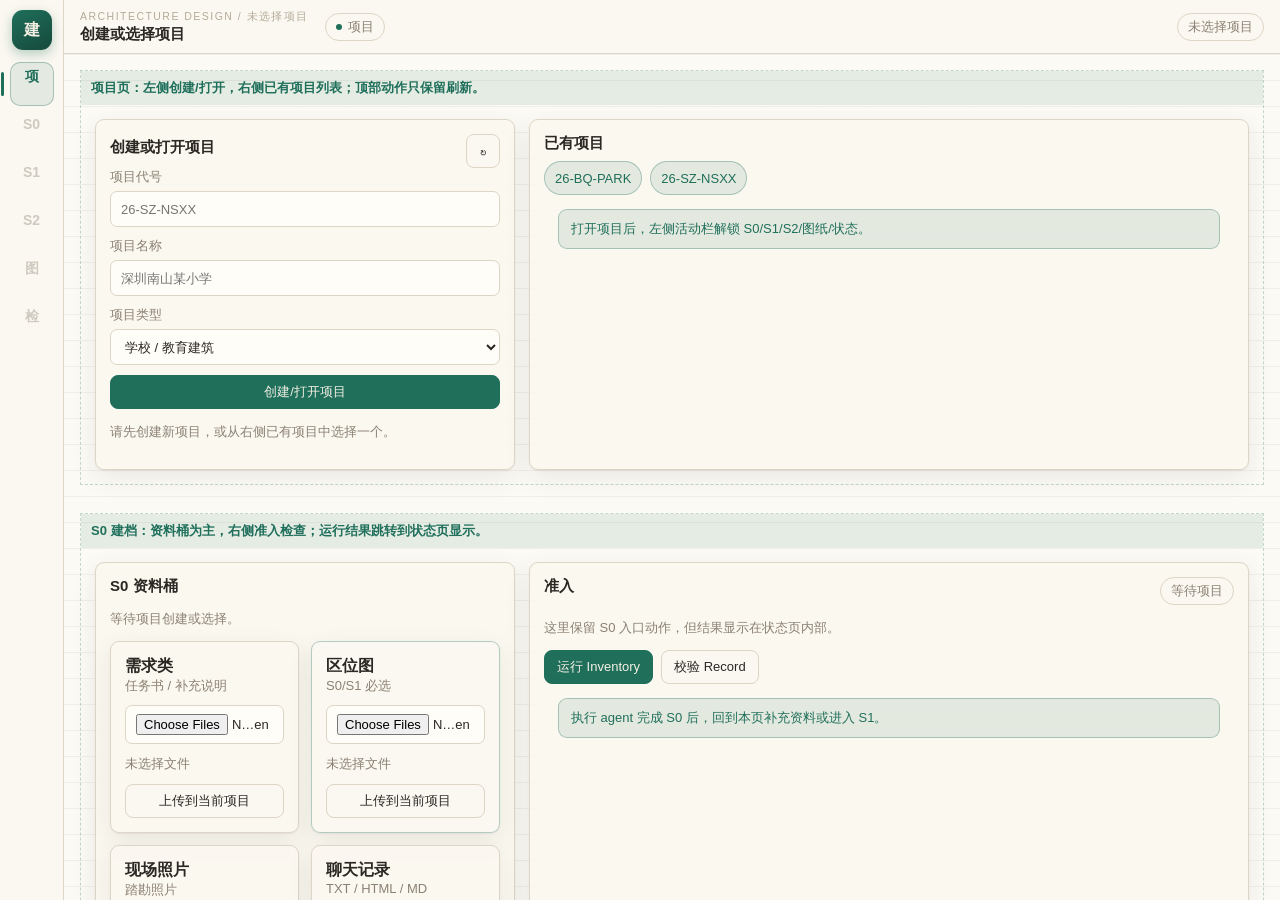
<file: docs/prototypes/whole_app_studio_text_prototype.html>
<!doctype html>
<html lang="zh-CN">
<head>
  <meta charset="utf-8">
  <meta name="viewport" content="width=device-width, initial-scale=1">
  <title>全 App Studio 化文本原型</title>
  <link rel="preconnect" href="https://fonts.googleapis.com">
  <link rel="preconnect" href="https://fonts.gstatic.com" crossorigin>
  <link href="https://fonts.googleapis.com/css2?family=IBM+Plex+Mono:wght@400;500;600&family=IBM+Plex+Sans+SC:wght@400;500;600;700&display=swap" rel="stylesheet">
  <style>
    :root{
      --paper:#efe9dc; --panel:#fbf8f1; --panel-2:#f3eee2;
      --ink:#2b2722; --muted:#8a8173; --faint:#b4ab99;
      --line:#ddd5c5; --line-soft:#e8e1d2;
      --accent:#1f6f5b; --accent-soft:rgba(31,111,91,.10); --accent-line:rgba(31,111,91,.32);
      --accent-2:#c2502f; --canvas:#fcfaf4; --grid:rgba(43,39,34,.055);
      --shadow:0 1px 2px rgba(43,39,34,.06),0 8px 26px rgba(43,39,34,.08);
      --shadow-pop:0 10px 34px rgba(43,39,34,.16);
      --act-w:64px; --top-h:54px; --r:9px;
    }
    *{box-sizing:border-box}
    body{margin:0;min-height:100vh;overflow:hidden;background:var(--paper);color:var(--ink);font-family:"IBM Plex Sans SC","Microsoft YaHei UI",sans-serif;font-size:13px}
    .mono{font-family:"IBM Plex Mono",Consolas,monospace}
    .studio-shell{height:100vh;width:100vw;display:grid;grid-template-columns:var(--act-w) 1fr;background:var(--panel)}
    .studio-act{height:100vh;background:var(--panel);border-right:1px solid var(--line);display:flex;flex-direction:column;align-items:center;padding:10px 0;gap:4px;z-index:30}
    .studio-logo{width:40px;height:40px;border:0;border-radius:11px;background:linear-gradient(150deg,var(--accent),#15493b);color:#f4efe4;font-weight:700;font-size:16px;display:grid;place-items:center;box-shadow:0 4px 12px rgba(31,111,91,.32);margin-bottom:8px}
    .studio-act-scroll{flex:1;display:flex;flex-direction:column;gap:4px;align-items:center;width:100%;overflow:auto}
    .stage-tab.studio-act-btn{position:relative;width:44px;height:44px;min-height:44px;padding:0;border-radius:10px;border:1px solid transparent;background:none;color:var(--muted);display:grid;place-items:center;cursor:pointer}
    .stage-tab.studio-act-btn b{font-size:0}
    .stage-tab.studio-act-btn .glyph{font-size:14px;font-weight:700}
    .stage-tab.studio-act-btn span:not(.glyph):not(.tip){display:none}
    .stage-tab.studio-act-btn.active,.stage-tab.studio-act-btn.ready:hover{background:var(--accent-soft);color:var(--accent);border-color:var(--accent-line)}
    .stage-tab.studio-act-btn.active::before{content:"";position:absolute;left:-10px;top:9px;bottom:9px;width:3px;border-radius:3px;background:var(--accent)}
    .stage-tab.studio-act-btn.locked{opacity:.38}
    .tip{position:absolute;left:54px;top:50%;transform:translateY(-50%);white-space:nowrap;background:var(--ink);color:#f6f1e7;padding:5px 9px;border-radius:7px;font-size:11.5px;font-weight:400;opacity:0;pointer-events:none;box-shadow:var(--shadow-pop)}
    .stage-tab:hover .tip{opacity:1}
    .studio-main{min-width:0;min-height:0;display:flex;flex-direction:column}
    .studio-top{height:var(--top-h);flex-shrink:0;background:var(--panel);border-bottom:1px solid var(--line);display:flex;align-items:center;gap:16px;padding:0 16px}
    .studio-title{display:flex;flex-direction:column;gap:1px;min-width:0}
    .studio-title .crumb{font-size:10.5px;letter-spacing:.14em;text-transform:uppercase;color:var(--faint)}
    .studio-title b{font-size:15px;font-weight:600}
    .studio-spacer{flex:1}
    .studio-badge,.status-pill,.gate{display:inline-flex;align-items:center;gap:6px;border:1px solid var(--line);background:var(--panel);height:28px;padding:0 10px;border-radius:999px;color:var(--muted);white-space:nowrap}
    .studio-badge::before{content:"";width:6px;height:6px;border-radius:50%;background:var(--accent)}
    .studio-pages{flex:1;min-width:0;min-height:0;overflow:auto;background:linear-gradient(var(--grid) 1px,transparent 1px) 0 0/26px 26px,var(--canvas);padding:16px}
    .studio-pages.workbench-active{padding:0;overflow:hidden}
    .page{display:block;margin:0 0 28px;padding:0;border:1px dashed rgba(31,111,91,.25)}
    .page[data-page="workbench"]{height:100%;min-height:0}
    .proto-label{margin:0;padding:8px 10px;background:rgba(31,111,91,.10);color:var(--accent);font-weight:700}
    .studio-page-grid{display:grid;grid-template-columns:minmax(320px,420px) minmax(0,1fr);gap:14px;padding:14px}
    .studio-page-grid.wide-left{grid-template-columns:minmax(520px,1.25fr) minmax(360px,.75fr)}
    .studio-page-grid.single{grid-template-columns:minmax(0,1120px)}
    .studio-card,.panel,.bucket,.result-panel,.spatial-box{border:1px solid var(--line);background:rgba(251,248,241,.94);border-radius:var(--r);box-shadow:var(--shadow);padding:14px}
    .studio-card h3,.panel h3{margin:0 0 8px;font-size:15px}
    .studio-card p,.bucket-state,.map-hint,.active-note{color:var(--muted);line-height:1.5}
    .form-grid{display:grid;gap:10px}
    label span{display:block;color:var(--muted);margin:0 0 5px}
    input,select,textarea{width:100%;min-height:36px;border:1px solid var(--line);border-radius:7px;background:#fffdf8;color:var(--ink);padding:8px 10px;font:inherit}
    button,.button-link{min-height:34px;border:1px solid var(--line);background:var(--panel);border-radius:8px;padding:0 12px;color:var(--ink);font:inherit;text-decoration:none;display:inline-flex;align-items:center;justify-content:center;gap:6px}
    .primary,.wb3-btn.primary{background:var(--accent);border-color:var(--accent);color:#f5f0e4}
    .icon-button{width:34px;padding:0}
    .project-list,.action-row,.inline-actions,.cad-preview-actions,.dirty-dialog-actions{display:flex;gap:8px;flex-wrap:wrap;align-items:center}
    .project-chip{border:1px solid var(--accent-line);background:var(--accent-soft);color:var(--accent);border-radius:999px;padding:6px 10px}
    .bucket{min-height:138px;display:grid;gap:10px}
    .bucket-grid{display:grid;grid-template-columns:repeat(2,minmax(0,1fr));gap:12px}
    .bucket-head b{display:block;font-size:16px}
    .bucket-head span{color:var(--muted)}
    .required{border-color:var(--accent-line)}
    .handoff-note,.stale-banner{border:1px solid var(--accent-line);background:var(--accent-soft);color:var(--accent);border-radius:var(--r);padding:10px 12px;margin:14px}
    .amap-panel{border:1px solid var(--line);border-radius:var(--r);background:var(--panel-2);padding:10px;display:grid;gap:8px}
    .amap-head,.box-head,.result-title{display:flex;justify-content:space-between;gap:8px;align-items:center}
    .amap-map{min-height:360px;border:1px solid var(--line);border-radius:var(--r);background:#fffdf8;display:grid;place-items:center;color:var(--muted);text-align:center;padding:20px}
    .s2-map-panel .amap-map{min-height:420px}
    .cad-preview-frame{min-height:440px;border:1px solid var(--line);border-radius:var(--r);background:#fffdf8;display:grid;place-items:center;color:var(--muted)}
    .cad-candidate-list,.control-list{display:grid;gap:8px}
    .control-item,.candidate-item,.summary-card{border:1px solid var(--line);border-radius:7px;background:#fffdf8;padding:9px}
    .result-grid{display:grid;grid-template-columns:repeat(2,minmax(0,1fr));gap:8px}
    .human-output{display:grid;gap:10px}
    pre{background:#151511;color:#f4ead5;padding:12px;border-radius:7px;white-space:pre-wrap}
    .wb3{height:100%;width:100%;min-height:0;display:grid;grid-template-columns:64px 1fr;background:var(--panel);overflow:hidden}
    .wb3-act{background:var(--panel);border-right:1px solid var(--line);display:flex;flex-direction:column;align-items:center;padding:10px 0;gap:4px}
    .wb3-logo,.wb3-act-btn{width:44px;height:44px;border-radius:10px;border:1px solid transparent;background:none;color:var(--muted)}
    .wb3-logo{width:40px;height:40px;background:linear-gradient(150deg,var(--accent),#15493b);color:#f4efe4;font-weight:700}
    .wb3-main{display:flex;flex-direction:column;min-width:0}
    .wb3-top{height:54px;border-bottom:1px solid var(--line);display:flex;align-items:center;gap:12px;padding:0 14px}
    .wb3-work{flex:1;display:grid;grid-template-columns:1fr 330px;min-height:0}
    .wb3-stage-wrap{position:relative;min-height:0;background:linear-gradient(var(--grid) 1px,transparent 1px) 0 0/26px 26px,var(--canvas)}
    .workbench-canvas{position:absolute;inset:0;border:0;overflow:auto}
    .workbench-stage{width:820px;height:474px;margin:68px auto;background:#fffdf8;border:1px solid var(--line);position:relative}
    .wb3-zoom,.wb3-dock,.workbench-status{position:absolute;z-index:4}
    .wb3-zoom{top:14px;right:14px;background:rgba(251,248,241,.92);border:1px solid var(--line);border-radius:11px;padding:4px}
    .wb3-dock{left:50%;bottom:18px;transform:translateX(-50%);background:rgba(43,39,34,.92);border-radius:13px;padding:6px}
    .wb3-dock button{color:#e9e3d6;background:none;border:0}
    .workbench-status{left:16px;bottom:20px;background:var(--panel);border:1px solid var(--line);border-radius:8px;padding:8px}
    .wb3-insp{border-left:1px solid var(--line);background:var(--panel);overflow:auto}
    .wb3-insp-head{height:38px;border-bottom:1px solid var(--line-soft);padding:11px 14px;color:var(--faint);font-size:11px;letter-spacing:.12em}
    .wb3-sect{border-bottom:1px solid var(--line-soft)}
    .wb3-sect-h{width:100%;border:0;background:none;padding:11px 14px;justify-content:space-between}
    .wb3-sect-c{padding:0 14px 14px}
    @media(max-width:920px){
      .studio-shell{grid-template-columns:52px 1fr}
      .studio-page-grid,.studio-page-grid.wide-left,.bucket-grid,.result-grid{grid-template-columns:1fr}
      .studio-top{gap:8px;padding:0 10px}
      .studio-badge{display:none}
    }
  </style>
</head>
<body>
  <main class="studio-shell">
    <nav class="studio-act" aria-label="主导航">
      <button class="studio-logo" type="button" title="Architecture Design">建</button>
      <div class="studio-act-scroll">
        <button class="stage-tab studio-act-btn active" id="tabProject" data-page="project" type="button"><span class="glyph">项</span><b>项目</b><span>创建 / 选择</span><span class="tip">项目 · 创建 / 选择</span></button>
        <button class="stage-tab studio-act-btn locked" id="tabS0" data-page="s0" type="button"><span class="glyph">S0</span><b>S0 建档</b><span>资料投递 / 准入</span><span class="tip">S0 建档 · 资料投递 / 准入</span></button>
        <button class="stage-tab studio-act-btn locked" id="tabS1" data-page="s1" type="button"><span class="glyph">S1</span><b>S1 区位</b><span>高德中心点 / 区位图</span><span class="tip">S1 区位 · 高德中心点 / 区位图</span></button>
        <button class="stage-tab studio-act-btn locked" id="tabS2" data-page="s2" type="button"><span class="glyph">S2</span><b>S2 地形</b><span>DWG / 控制点</span><span class="tip">S2 地形 · DWG / 控制点</span></button>
        <button class="stage-tab studio-act-btn locked" id="tabWorkbench" data-page="workbench" type="button"><span class="glyph">图</span><b>图纸</b><span>图纸工作台</span><span class="tip">图纸 · 工作台</span></button>
        <button class="stage-tab studio-act-btn locked" id="tabStatus" data-page="status" type="button"><span class="glyph">检</span><b>状态</b><span>Inventory / Validate</span><span class="tip">状态 · Inventory / Validate</span></button>
      </div>
    </nav>

    <section class="studio-main">
      <header class="studio-top">
        <div class="studio-title">
          <span class="crumb" id="studioCrumb">Architecture Design / 未选择项目</span>
          <b id="studioTitle">创建或选择项目</b>
        </div>
        <span class="studio-badge" id="studioPageBadge">项目</span>
        <span class="studio-spacer"></span>
        <div class="status-pill" id="activeProject">未选择项目</div>
      </header>

      <section class="studio-pages page-shell">
        <section class="page active" data-page="project">
          <p class="proto-label">项目页：左侧创建/打开，右侧已有项目列表；顶部动作只保留刷新。</p>
          <div class="studio-page-grid">
            <section class="studio-card">
              <div class="amap-head"><h3>创建或打开项目</h3><button id="refreshProjects" class="icon-button" title="刷新项目">↻</button></div>
              <div class="form-grid">
                <label><span>项目代号</span><input id="projectCode" placeholder="26-SZ-NSXX" autocomplete="off"></label>
                <label><span>项目名称</span><input id="projectName" placeholder="深圳南山某小学" autocomplete="off"></label>
                <label><span>项目类型</span><select id="projectType">
                  <option value="school">学校 / 教育建筑</option><option value="residential">住宅</option><option value="commercial">商业 / 办公</option><option value="park">公园 / 景观</option><option value="street_scape">街角 / 街道更新</option><option value="renovation">改造 / 更新</option><option value="hospital">医院 / 医疗</option><option value="cultural">文化建筑</option><option value="industrial">产业 / 工业</option><option value="cultural_tourism">文旅 / 多节点项目</option><option value="unknown">暂不确定</option>
                </select></label>
                <button id="createProject" class="primary">创建/打开项目</button>
              </div>
              <p class="active-note" id="projectHint">请先创建新项目，或从右侧已有项目中选择一个。</p>
            </section>
            <section class="studio-card">
              <h3>已有项目</h3>
              <div class="project-list" id="projectList"><button class="project-chip">26-BQ-PARK</button><button class="project-chip">26-SZ-NSXX</button></div>
              <div class="handoff-note">打开项目后，左侧活动栏解锁 S0/S1/S2/图纸/状态。</div>
            </section>
          </div>
        </section>

        <section class="page" data-page="s0">
          <p class="proto-label">S0 建档：资料桶为主，右侧准入检查；运行结果跳转到状态页显示。</p>
          <div class="studio-page-grid">
            <section class="studio-card">
              <h3>S0 资料桶</h3>
              <p id="s0Hint">等待项目创建或选择。</p>
              <div class="bucket-grid">
                <article class="bucket" data-bucket="briefing"><div class="bucket-head"><b>需求类</b><span>任务书 / 补充说明</span></div><input type="file" multiple><div class="bucket-state">未选择文件</div><button>上传到当前项目</button></article>
                <article class="bucket required" data-bucket="location_map"><div class="bucket-head"><b>区位图</b><span>S0/S1 必选</span></div><input type="file" accept=".png,.jpg,.jpeg,.pdf" multiple><div class="bucket-state">未选择文件</div><button>上传到当前项目</button></article>
                <article class="bucket" data-bucket="site_photo"><div class="bucket-head"><b>现场照片</b><span>踏勘照片</span></div><input type="file" accept=".jpg,.jpeg,.png,.heic" multiple><div class="bucket-state">未选择文件</div><button>上传到当前项目</button></article>
                <article class="bucket" data-bucket="chat"><div class="bucket-head"><b>聊天记录</b><span>TXT / HTML / MD</span></div><input type="file" accept=".txt,.html,.md" multiple><div class="bucket-state">未选择文件</div><button>上传到当前项目</button></article>
                <article class="bucket" data-bucket="reference"><div class="bucket-head"><b>参考案例</b><span>图片 / PDF / MD</span></div><input type="file" multiple><div class="bucket-state">未选择文件</div><button>上传到当前项目</button></article>
              </div>
            </section>
            <aside class="studio-card">
              <div class="amap-head"><h3>准入</h3><div class="gate" id="gateStatus">等待项目</div></div>
              <p>这里保留 S0 入口动作，但结果显示在状态页内部。</p>
              <div class="action-row"><button id="runInventory" class="primary">运行 Inventory</button><button id="runValidate">校验 Record</button></div>
              <div class="handoff-note">执行 agent 完成 S0 后，回到本页补充资料或进入 S1。</div>
            </aside>
          </div>
        </section>

        <section class="page" data-page="s1">
          <p class="proto-label">S1 区位：左侧中心点与上传，右侧高德地图占据主面积，地图容器必须有稳定高度。</p>
          <div class="studio-page-grid">
            <aside class="studio-card">
              <div class="amap-head"><h3>地块中心点</h3><span id="amapStatus">等待项目</span></div>
              <label><span>高德坐标（GCJ-02）</span><input id="centerLocation" placeholder="94.032582,31.92547" autocomplete="off"></label>
              <div class="inline-actions"><button id="checkAmap">检查高德 Key</button><button id="saveCenter" class="primary">生成 S1 高德上下文</button></div>
              <article class="bucket required" data-bucket="location_map"><div class="bucket-head"><b>区位图补充</b><span>S1 视觉路由输入</span></div><input type="file" accept=".png,.jpg,.jpeg,.pdf" multiple><div class="bucket-state">未选择文件</div><button>上传到当前项目</button></article>
              <a class="button-link" href="https://lbs.amap.com/tools/picker?utm_source=chatgpt.com" target="_blank" rel="noreferrer">打开高德拾取器</a>
            </aside>
            <section class="amap-panel" id="s1AmapPanel">
              <div class="amap-head"><b>内嵌高德地图</b><span id="s1AmapStatus">等待中心点</span></div>
              <div class="amap-map" id="s1AmapMap"><div class="map-empty">输入或加载中心点后显示地图；外部拾取器仍可作为备用。</div></div>
              <p class="map-hint" id="s1AmapHint">点击地图会把 GCJ-02 坐标写入上方中心点输入框。</p>
            </section>
          </div>
          <div class="handoff-note">S1 输入完成后，回到对话里说“执行 S1”。</div>
        </section>

        <section class="page" data-page="s2">
          <p class="proto-label">S2 地形：CAD 预览与候选点为主，右侧地图拾取和控制点保存固定在同一列。</p>
          <div class="s2-upload-row" style="padding:14px 14px 0">
            <article class="bucket" data-bucket="topography"><div class="bucket-head"><b>地形图 / 红线图</b><span>DWG / DXF / PDF</span></div><input type="file" multiple><div class="bucket-state">未选择文件</div><button>上传到当前项目</button></article>
          </div>
          <div class="stale-banner" id="controlPointStaleBanner" hidden>旧控制点与当前 CAD 候选集不匹配。</div>
          <div class="studio-page-grid wide-left">
            <section class="studio-card cad-preview-panel">
              <div class="box-head">
                <div><h3>CAD 地形图与候选控制点</h3><span id="cadPreviewStatus">尚未生成 CAD 预览</span></div>
                <div class="cad-preview-actions"><div class="cad-zoom-controls" aria-label="CAD 预览缩放"><button id="cadZoomOut" type="button">−</button><button id="cadZoomReset" type="button">100%</button><button id="cadZoomIn" type="button">+</button></div><button id="runCadPreview" class="primary">生成 CAD 预览</button></div>
              </div>
              <div class="cad-preview-layout">
                <div class="cad-preview-frame" id="cadPreviewFrame">CAD SVG 预览，滚动/缩放，不裁切。</div>
                <div class="cad-candidate-list" id="cadCandidateList"><div class="candidate-item">候选 CAD 控制点会显示在这里。</div></div>
              </div>
            </section>
            <aside class="spatial-box s2-control-panel">
              <div class="amap-panel s2-map-panel" id="s2AmapPanel">
                <div class="amap-head"><b>地图拾取</b><span id="s2AmapStatus">等待候选点</span></div>
                <div class="active-candidate" id="s2ActiveCandidate">先在左侧候选点点击“地图拾取”。</div>
                <div class="amap-map" id="s2AmapMap"><div class="map-empty">地图会从 S1 中心点启动；不会使用默认城市。</div></div>
                <p class="map-hint" id="s2AmapHint">点击地图后会把 GCJ-02 坐标写入当前 CAD 候选点并加入控制点列表。</p>
                <a class="map-fallback" href="https://lbs.amap.com/tools/picker?utm_source=chatgpt.com" target="_blank" rel="noreferrer">外部高德拾取器备用</a>
              </div>
              <div class="box-head"><b>已选地图点 ↔ CAD 点</b><span id="controlStatus">0 个控制点</span></div>
              <div class="control-list" id="controlList"><div class="control-item">控制点列表为空。</div></div>
              <div class="alignment-panel" id="alignmentPanel"><b>配准检查</b><p>加入至少 3 个点后自动检查。</p></div>
              <div class="inline-actions"><span class="save-hint">保存后写入项目文件</span><button id="saveControlPoints" class="primary">保存控制点与配准报告</button></div>
            </aside>
          </div>
        </section>

        <section class="page" data-page="workbench">
          <p class="proto-label">图纸工作台：全局活动栏仍在最左；工作台内部保留第二级图纸类型栏，现有 v3 不回退。</p>
          <div class="wb3" id="drawingWorkbench">
            <nav class="wb3-act">
              <button class="wb3-logo" id="wbHome" type="button" title="返回项目">建</button>
              <div class="wb3-act-scroll" id="drawingTabs" role="tablist" aria-label="技术图纸类型"></div>
              <input id="drawingType" type="hidden" value="functional_zoning">
              <div class="wb3-act-sep"></div>
              <div class="wb3-basewrap">
                <button class="wb3-act-btn" id="toggleBasePanel" type="button" aria-expanded="false" title="底图设置">▦</button>
                <div class="wb3-pop" id="basePanel" hidden>
                  <h5>底图设置</h5>
                  <label>底图路径<input id="baseImagePath" type="text" value="05_output/drawings/base/master_plan.jpg" autocomplete="off"></label>
                  <label>上传底图<input id="baseImageFile" type="file" accept=".jpg,.jpeg,.png"></label>
                  <button id="uploadBaseImage" class="wb3-btn">上传底图</button>
                </div>
              </div>
            </nav>
            <div class="wb3-main">
              <header class="wb3-top">
                <div class="wb3-title"><span class="crumb" id="wbCrumb">26-BQ-PARK</span><b><span id="drawingWorkspaceTitle">功能分区工作台</span> <span class="wb3-badge workspace-state enabled" id="drawingWorkspaceState">可编辑</span></b></div>
                <span class="studio-spacer"></span>
                <button class="wb3-btn" id="workbenchLoad" type="button">加载图纸</button><button class="wb3-btn primary" id="workbenchSave" type="button">保存草图</button><span class="wb3-topdiv"></span><button class="wb3-btn wb3-iconbtn on" id="toggleInspector" type="button" title="检查器面板">▭</button>
              </header>
              <div class="wb3-work" id="workbenchLayout">
                <div class="wb3-stage-wrap">
                  <div class="workbench-canvas" id="workbenchCanvas"><div class="workbench-stage" id="workbenchStage"><img id="baseImage" alt="底图"><svg id="sketchOverlay" viewBox="0 0 1 1" preserveAspectRatio="none"></svg><div class="workbench-empty" id="workbenchEmpty">请先选择项目，再加载底图。</div></div></div>
                  <div class="wb3-zoom"><button id="canvasZoomOut" type="button">−</button><button class="wb3-zoomval" id="canvasZoomReset" type="button">100%</button><button id="canvasZoomIn" type="button">+</button><span class="wb3-zoomhint">Ctrl+滚轮</span></div>
                  <div class="wb3-dock"><button class="key" id="finishObject" type="button">完成分区</button><span class="wb3-dockdiv"></span><button id="undoPoint" type="button">撤销</button><button id="redoAction" type="button">重做</button><span class="wb3-dockdiv"></span><button id="deleteObject" type="button">删除选中</button><button id="clearDraft" type="button">清空草图</button></div>
                  <div class="workbench-status" id="workbenchStatus" role="status" aria-live="polite">状态 toast 位于画布左下。</div>
                </div>
                <aside class="wb3-insp" id="workbenchInspector">
                  <div class="wb3-insp-head"><span>检查器</span></div>
                  <div class="wb3-insp-body">
                    <section class="wb3-sect open" data-sect="style"><button class="wb3-sect-h" type="button"><b>风格 <span class="tag">作用于新建/选中</span></b><span class="chev">▸</span></button><div class="wb3-sect-c"><div class="drawing-specific-tools" id="drawingSpecificTools"></div></div></section>
                    <section class="wb3-sect open" data-sect="legend"><button class="wb3-sect-h" type="button"><b>图例预览 <span class="tag">按样式合并</span></b><span class="chev">▸</span></button><div class="wb3-sect-c"><div id="zoneLegendPreview"></div></div></section>
                    <section class="wb3-sect open" data-sect="objects"><button class="wb3-sect-h" type="button"><b>对象明细</b><span class="chev">▸</span></button><div class="wb3-sect-c"><div id="objectList" class="object-list"></div></div></section>
                    <section class="wb3-sect" data-sect="export"><button class="wb3-sect-h" type="button"><b>出图工作流</b><span class="chev">▸</span></button><div class="wb3-sect-c"><textarea id="taskUserNotes" rows="2" placeholder="给 agent 的说明"></textarea><div class="wb3-flowrow"><span class="wb3-flowstat" id="taskPackStatus">尚未生成 task_pack。</span><span class="wb3-flowstat" id="svgDraftStatus">等待 agent 生成。</span></div><object id="svgDraftPreview" type="image/svg+xml" data="" hidden></object><div class="wb3-flowbtns"><button id="exportDrawing" class="wb3-btn" disabled>导出 PNG/PDF</button><button id="sendToAgent" class="wb3-btn primary">发给 agent 出图</button></div></div></section>
                  </div>
                </aside>
              </div>
            </div>
            <div class="style-strip" id="styleStrip" hidden>当前风格：未加载</div><p class="eyebrow" id="drawingWorkspaceDescription" hidden>标注功能区边界、名称和必要标签。</p><div class="planned-workspace" id="plannedWorkspace" hidden><b id="plannedTitle">该图纸工作台待设计</b><p id="plannedDescription">请在对话中定义该图纸的对象类型、输入方式和输出目标后再启用。</p></div><div class="dirty-dialog" id="dirtyDialog" hidden role="dialog" aria-modal="true" aria-labelledby="dirtyDialogTitle"><div class="dirty-dialog-panel"><b id="dirtyDialogTitle">当前图纸有未保存修改</b><p>切换图纸前，请选择如何处理当前草图。</p><div class="dirty-dialog-actions"><button id="dirtySaveSwitch" class="primary">保存并切换</button><button id="dirtyDiscardSwitch">丢弃并切换</button><button id="dirtyCancelSwitch">取消</button></div></div></div>
          </div>
        </section>

        <section class="page" data-page="status">
          <p class="proto-label">状态页：Inventory / Validate 的唯一输出归宿，#output/#resultHint 只在这里显示。</p>
          <div class="studio-page-grid single">
            <section class="studio-card">
              <div class="amap-head"><h3>项目检查</h3><div class="gate" id="statusGate">等待项目</div></div>
              <div class="action-row"><button id="runInventoryStatus" class="primary">运行 Inventory</button><button id="runValidateStatus">校验 Record</button></div>
            </section>
            <section class="result-panel">
              <div class="result-title"><b>运行结果</b><span id="resultHint">准备就绪</span></div>
              <div id="output" class="human-output"><div class="summary-card">准备就绪。</div></div>
            </section>
          </div>
        </section>
      </section>
    </section>
  </main>
</body>
</html>
</file>
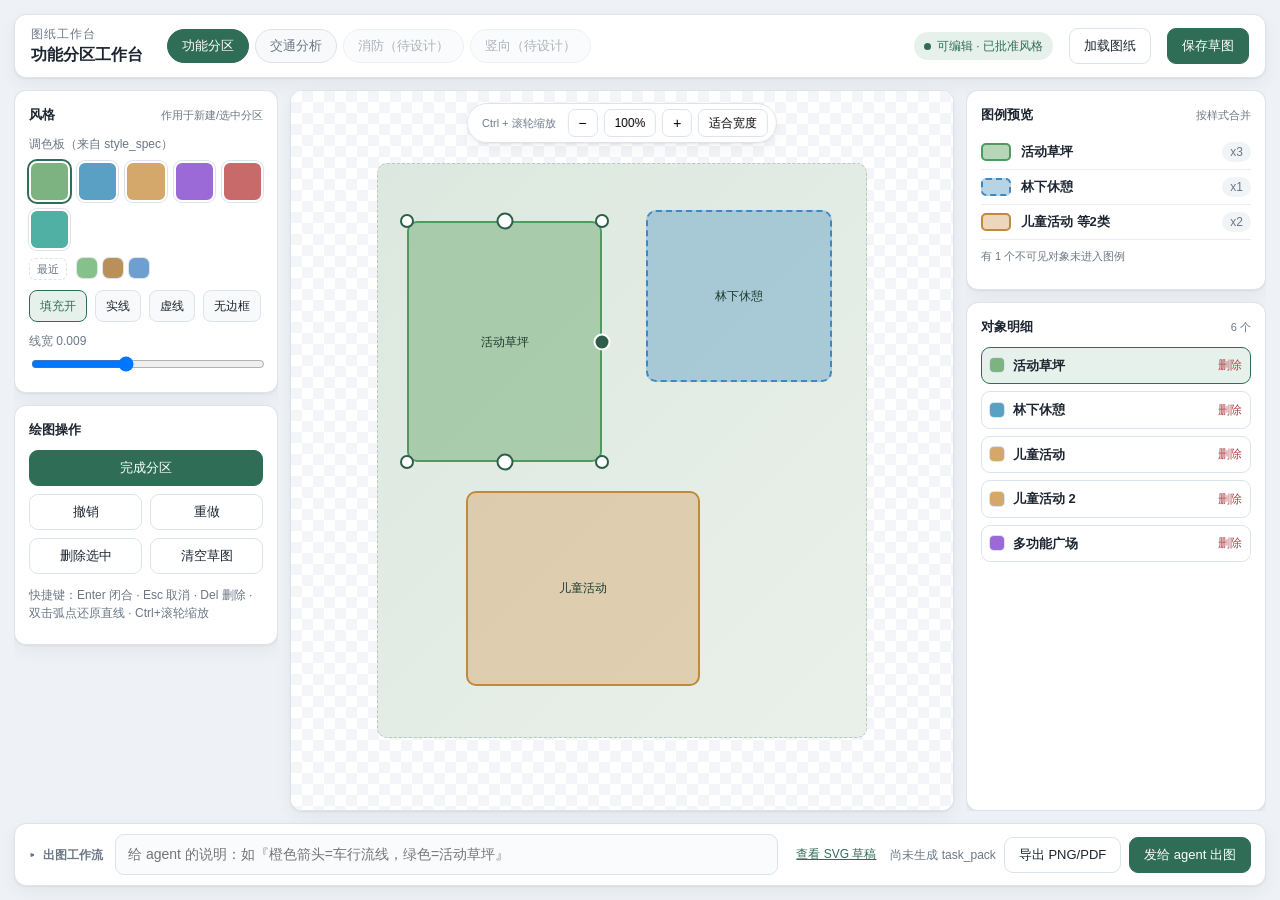
<file: docs/prototypes/workbench_layout_v2.html>
<!doctype html>
<html lang="zh-CN">
<head>
<meta charset="utf-8">
<meta name="viewport" content="width=device-width, initial-scale=1">
<title>图纸工作台 · 排版原型 v2</title>
<style>
  :root{
    --bg:#eef1f5; --panel:#ffffff; --ink:#1c2530; --muted:#6b7785;
    --line:#dde3ea; --line2:#eaeef3; --brand:#2f6d57; --brand-soft:#e7f1ec;
    --shadow:0 1px 2px rgba(20,30,45,.06),0 6px 18px rgba(20,30,45,.05);
    --radius:12px;
  }
  *{box-sizing:border-box}
  html,body{margin:0;height:100%}
  body{font:14px/1.5 -apple-system,"PingFang SC","Microsoft YaHei",sans-serif;color:var(--ink);background:var(--bg)}
  .app{display:flex;flex-direction:column;height:100vh;padding:14px;gap:12px}

  /* ---------- TOP BAR ---------- */
  .topbar{display:flex;align-items:center;gap:16px;background:var(--panel);border:1px solid var(--line);
          border-radius:var(--radius);box-shadow:var(--shadow);padding:10px 16px}
  .topbar .title small{display:block;color:var(--muted);font-size:12px;letter-spacing:.08em;text-transform:uppercase}
  .topbar .title b{font-size:16px}
  .tabs{display:flex;gap:6px;margin-left:8px}
  .tabs button{border:1px solid var(--line);background:#f7f9fb;color:var(--muted);padding:7px 14px;border-radius:999px;cursor:pointer;font-size:13px}
  .tabs button.active{background:var(--brand);border-color:var(--brand);color:#fff}
  .tabs button.ghost{opacity:.55}
  .topbar .spacer{flex:1}
  .topbar .state{display:flex;align-items:center;gap:6px;color:var(--brand);font-size:12px;background:var(--brand-soft);padding:5px 10px;border-radius:999px}
  .topbar .state i{width:7px;height:7px;border-radius:50%;background:var(--brand)}
  .btn{border:1px solid var(--line);background:#fff;color:var(--ink);padding:8px 14px;border-radius:9px;cursor:pointer;font-size:13px}
  .btn:hover{border-color:#c7d0da}
  .btn.primary{background:var(--brand);border-color:var(--brand);color:#fff}

  /* ---------- BODY: 3 zones ---------- */
  .body{flex:1;display:grid;grid-template-columns:264px 1fr 300px;gap:12px;min-height:0}
  .rail{display:flex;flex-direction:column;gap:12px;min-height:0;overflow:auto}
  .card{background:var(--panel);border:1px solid var(--line);border-radius:var(--radius);box-shadow:var(--shadow);padding:14px}
  .card h4{margin:0 0 10px;font-size:13px;display:flex;align-items:center;justify-content:space-between}
  .card h4 .tag{font-weight:500;color:var(--muted);font-size:11px}
  .sub{color:var(--muted);font-size:12px;margin:0 0 8px}

  /* palette */
  .swatches{display:grid;grid-template-columns:repeat(5,1fr);gap:7px}
  .sw{aspect-ratio:1;border-radius:8px;border:2px solid #fff;box-shadow:0 0 0 1px var(--line)}
  .sw.sel{box-shadow:0 0 0 2px var(--brand)}
  .row{display:flex;gap:8px;flex-wrap:wrap;margin-top:10px}
  .chip{border:1px solid var(--line);background:#f7f9fb;border-radius:8px;padding:6px 10px;font-size:12px;cursor:pointer}
  .chip.on{background:var(--brand-soft);border-color:var(--brand);color:var(--brand)}
  .field{margin-top:10px}
  .field label{display:block;color:var(--muted);font-size:12px;margin-bottom:4px}
  .field input[type=range]{width:100%}
  .recent{display:flex;gap:6px;margin-top:8px}
  .recent i{width:20px;height:20px;border-radius:6px;box-shadow:0 0 0 1px var(--line)}

  /* draw actions */
  .actions{display:grid;grid-template-columns:1fr 1fr;gap:8px}
  .actions .btn{width:100%;text-align:center}
  .actions .btn.span{grid-column:1 / -1}

  /* ---------- CENTER canvas ---------- */
  .canvaswrap{position:relative;background:var(--panel);border:1px solid var(--line);border-radius:var(--radius);
              box-shadow:var(--shadow);overflow:hidden;display:flex;flex-direction:column;min-height:0}
  .canvasbar{position:absolute;top:12px;left:50%;transform:translateX(-50%);z-index:3;display:flex;align-items:center;gap:6px;
             background:rgba(255,255,255,.92);backdrop-filter:blur(6px);border:1px solid var(--line);border-radius:999px;padding:5px 8px;box-shadow:var(--shadow)}
  .canvasbar .hint{color:var(--muted);font-size:11px;padding:0 6px}
  .canvasbar button{border:1px solid var(--line);background:#fff;border-radius:7px;width:30px;height:28px;cursor:pointer;font-size:14px}
  .canvasbar button.wide{width:auto;padding:0 10px;font-size:12px}
  .canvas{flex:1;display:flex;align-items:center;justify-content:center;
          background:
            linear-gradient(45deg,#f3f5f8 25%,transparent 25%,transparent 75%,#f3f5f8 75%) 0 0/22px 22px,
            linear-gradient(45deg,#f3f5f8 25%,#fff 25%,#fff 75%,#f3f5f8 75%) 11px 11px/22px 22px,#fafbfc;
          min-height:0}
  .mockmap{position:relative;width:74%;height:80%;border-radius:10px;
           background:linear-gradient(135deg,#dCe8df,#e9f0ea);border:1px dashed #b9c8bf;overflow:hidden}
  .zone{position:absolute;border-radius:10px;display:flex;align-items:center;justify-content:center;font-size:12px;color:#1f3a2e}
  .z1{left:6%;top:10%;width:40%;height:42%;background:rgba(124,179,128,.55);border:2px solid #4f9a5e}
  .z2{right:7%;top:8%;width:38%;height:30%;background:rgba(96,160,196,.45);border:2px dashed #3f86c4}
  .z3{left:18%;bottom:9%;width:48%;height:34%;background:rgba(212,167,106,.45);border:2px solid #c08a3e}
  .vtx{position:absolute;width:10px;height:10px;border-radius:50%;background:#fff;box-shadow:0 0 0 2px #2c5e49;transform:translate(-50%,-50%)}
  .arc{position:absolute;width:13px;height:13px;border-radius:50%;background:#2c5e49;box-shadow:0 0 0 2px #fff;transform:translate(-50%,-50%);cursor:grab}
  .arc.hollow{background:#fff;box-shadow:0 0 0 2px #2c5e49}

  /* ---------- RIGHT rail ---------- */
  .legend-item{display:flex;align-items:center;gap:10px;padding:7px 0;border-bottom:1px solid var(--line2)}
  .legend-item:last-child{border-bottom:0}
  .legend-sw{width:30px;height:18px;border-radius:5px;flex:none}
  .legend-item b{font-size:13px}
  .legend-item .cnt{margin-left:auto;color:var(--muted);font-size:12px;background:#f1f4f7;border-radius:999px;padding:1px 8px}
  .legend-note{color:var(--muted);font-size:11px;margin-top:8px}
  .obj{display:flex;align-items:center;gap:9px;padding:8px;border:1px solid var(--line);border-radius:9px;margin-bottom:7px;cursor:pointer}
  .obj.active{border-color:var(--brand);background:var(--brand-soft)}
  .obj i{width:14px;height:14px;border-radius:4px;flex:none;box-shadow:0 0 0 1px var(--line)}
  .obj b{font-size:13px}
  .obj .del{margin-left:auto;color:#b1454a;font-size:12px}

  /* ---------- FOOTER workflow ---------- */
  .footer{background:var(--panel);border:1px solid var(--line);border-radius:var(--radius);box-shadow:var(--shadow);
          padding:10px 14px;display:flex;align-items:center;gap:12px}
  .footer .lab{display:flex;align-items:center;gap:8px;color:var(--muted);font-size:12px;font-weight:600}
  .footer .lab .chev{color:var(--muted)}
  .footer input.notes{flex:1;border:1px solid var(--line);border-radius:9px;padding:9px 12px;font:inherit;background:#fafbfc}
  .footer .grp{display:flex;gap:8px;align-items:center}
  .footer .status{color:var(--muted);font-size:12px}
  .footer .linklike{color:var(--brand);font-size:12px;cursor:pointer;border:0;background:none;text-decoration:underline}

  .pill{font-size:11px;color:var(--muted);border:1px dashed var(--line);border-radius:6px;padding:2px 7px}
</style>
</head>
<body>
<div class="app">

  <!-- TOP BAR -->
  <header class="topbar">
    <div class="title"><small>图纸工作台</small><b>功能分区工作台</b></div>
    <nav class="tabs">
      <button class="active">功能分区</button>
      <button>交通分析</button>
      <button class="ghost">消防（待设计）</button>
      <button class="ghost">竖向（待设计）</button>
    </nav>
    <div class="spacer"></div>
    <span class="state"><i></i>可编辑 · 已批准风格</span>
    <button class="btn">加载图纸</button>
    <button class="btn primary">保存草图</button>
  </header>

  <!-- BODY -->
  <div class="body">

    <!-- LEFT: 怎么画 -->
    <aside class="rail">
      <section class="card">
        <h4>风格 <span class="tag">作用于新建/选中分区</span></h4>
        <p class="sub">调色板（来自 style_spec）</p>
        <div class="swatches">
          <span class="sw sel" style="background:#7CB380"></span>
          <span class="sw" style="background:#5aa0c4"></span>
          <span class="sw" style="background:#D4A76A"></span>
          <span class="sw" style="background:#9B6AD6"></span>
          <span class="sw" style="background:#c96a6a"></span>
          <span class="sw" style="background:#4fb0a3"></span>
        </div>
        <div class="recent">
          <span class="pill" style="margin-right:4px">最近</span>
          <i style="background:#86c08a"></i><i style="background:#b98f5a"></i><i style="background:#6f9fd0"></i>
        </div>
        <div class="row">
          <span class="chip on">填充开</span><span class="chip">实线</span><span class="chip">虚线</span><span class="chip">无边框</span>
        </div>
        <div class="field"><label>线宽 0.009</label><input type="range" value="40"></div>
      </section>

      <section class="card">
        <h4>绘图操作</h4>
        <div class="actions">
          <button class="btn primary span">完成分区</button>
          <button class="btn">撤销</button>
          <button class="btn">重做</button>
          <button class="btn">删除选中</button>
          <button class="btn">清空草图</button>
        </div>
        <p class="sub" style="margin-top:12px">快捷键：Enter 闭合 · Esc 取消 · Del 删除 · 双击弧点还原直线 · Ctrl+滚轮缩放</p>
      </section>
    </aside>

    <!-- CENTER: 画布主角 -->
    <main class="canvaswrap">
      <div class="canvasbar">
        <span class="hint">Ctrl + 滚轮缩放</span>
        <button>−</button><button class="wide">100%</button><button>+</button><button class="wide">适合宽度</button>
      </div>
      <div class="canvas">
        <div class="mockmap">
          <div class="zone z1">活动草坪</div>
          <div class="zone z2">林下休憩</div>
          <div class="zone z3">儿童活动</div>
          <!-- 选中 z1 的顶点 + 弧线圆点示意 -->
          <span class="vtx" style="left:6%;top:10%"></span>
          <span class="vtx" style="left:46%;top:10%"></span>
          <span class="vtx" style="left:46%;top:52%"></span>
          <span class="vtx" style="left:6%;top:52%"></span>
          <span class="arc hollow" style="left:26%;top:10%"></span>
          <span class="arc" style="left:46%;top:31%"></span>
          <span class="arc hollow" style="left:26%;top:52%"></span>
        </div>
      </div>
    </main>

    <!-- RIGHT: 画了什么 -->
    <aside class="rail">
      <section class="card">
        <h4>图例预览 <span class="tag">按样式合并</span></h4>
        <div class="legend-item"><span class="legend-sw" style="background:rgba(124,179,128,.55);border:2px solid #4f9a5e"></span><b>活动草坪</b><span class="cnt">x3</span></div>
        <div class="legend-item"><span class="legend-sw" style="background:rgba(96,160,196,.45);border:2px dashed #3f86c4"></span><b>林下休憩</b><span class="cnt">x1</span></div>
        <div class="legend-item"><span class="legend-sw" style="background:rgba(212,167,106,.45);border:2px solid #c08a3e"></span><b>儿童活动 等2类</b><span class="cnt">x2</span></div>
        <p class="legend-note">有 1 个不可见对象未进入图例</p>
      </section>

      <section class="card" style="flex:1;min-height:0;display:flex;flex-direction:column">
        <h4>对象明细 <span class="tag">6 个</span></h4>
        <div style="overflow:auto">
          <div class="obj active"><i style="background:#7CB380"></i><b>活动草坪</b><span class="del">删除</span></div>
          <div class="obj"><i style="background:#5aa0c4"></i><b>林下休憩</b><span class="del">删除</span></div>
          <div class="obj"><i style="background:#D4A76A"></i><b>儿童活动</b><span class="del">删除</span></div>
          <div class="obj"><i style="background:#D4A76A"></i><b>儿童活动 2</b><span class="del">删除</span></div>
          <div class="obj"><i style="background:#9B6AD6"></i><b>多功能广场</b><span class="del">删除</span></div>
        </div>
      </section>
    </aside>
  </div>

  <!-- FOOTER: 出图工作流（折叠态，画图时不占地方） -->
  <footer class="footer">
    <span class="lab"><span class="chev">▸</span>出图工作流</span>
    <input class="notes" placeholder="给 agent 的说明：如『橙色箭头=车行流线，绿色=活动草坪』">
    <div class="grp">
      <button class="linklike">查看 SVG 草稿</button>
      <span class="status">尚未生成 task_pack</span>
      <button class="btn">导出 PNG/PDF</button>
      <button class="btn primary">发给 agent 出图</button>
    </div>
  </footer>

</div>
</body>
</html>
</file>
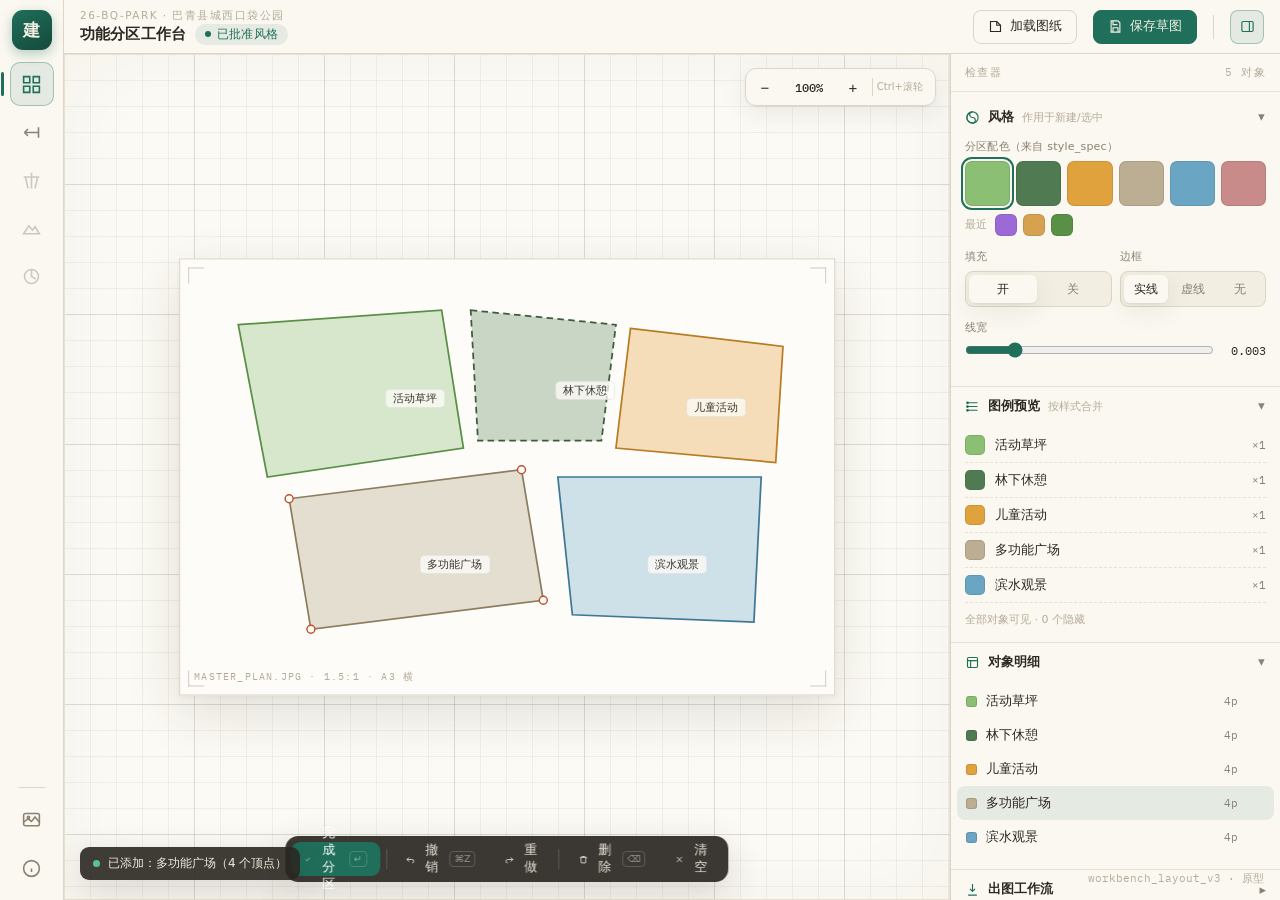
<file: docs/prototypes/workbench_layout_v3.html>
<!DOCTYPE html>
<html lang="zh-CN">
<head>
<meta charset="UTF-8">
<meta name="viewport" content="width=device-width, initial-scale=1.0">
<title>图纸工作台 · 布局原型 v3</title>
<link rel="preconnect" href="https://fonts.googleapis.com">
<link rel="preconnect" href="https://fonts.gstatic.com" crossorigin>
<link href="https://fonts.googleapis.com/css2?family=IBM+Plex+Mono:wght@400;500;600&family=IBM+Plex+Sans+SC:wght@400;500;600;700&display=swap" rel="stylesheet">
<style>
  :root{
    --paper:#efe9dc;
    --panel:#fbf8f1;
    --panel-2:#f3eee2;
    --ink:#2b2722;
    --muted:#8a8173;
    --faint:#b4ab99;
    --line:#ddd5c5;
    --line-soft:#e8e1d2;
    --accent:#1f6f5b;
    --accent-soft:rgba(31,111,91,.10);
    --accent-line:rgba(31,111,91,.32);
    --accent-2:#c2502f;
    --canvas:#fcfaf4;
    --grid:rgba(43,39,34,.055);
    --grid-strong:rgba(43,39,34,.10);
    --shadow:0 1px 2px rgba(43,39,34,.06),0 8px 26px rgba(43,39,34,.08);
    --shadow-pop:0 10px 34px rgba(43,39,34,.16);
    --r:9px;
    --act-w:64px;
    --insp-w:330px;
    --top-h:54px;
  }
  *{box-sizing:border-box;margin:0;padding:0}
  html,body{height:100%}
  body{
    font-family:"IBM Plex Sans SC","IBM Plex Sans",system-ui,sans-serif;
    background:var(--paper);
    color:var(--ink);
    font-size:13px;
    -webkit-font-smoothing:antialiased;
    overflow:hidden;
  }
  .mono{font-family:"IBM Plex Mono",ui-monospace,monospace;font-feature-settings:"tnum"}

  /* ===== APP SHELL : full bleed, no centered max-width ===== */
  .app{
    display:grid;
    grid-template-columns:var(--act-w) 1fr;
    height:100vh;
    width:100vw;
  }

  /* ===== LEFT ACTIVITY RAIL ===== */
  .act{
    background:var(--panel);
    border-right:1px solid var(--line);
    display:flex;
    flex-direction:column;
    align-items:center;
    padding:10px 0;
    gap:4px;
    z-index:30;
  }
  .act-logo{
    width:40px;height:40px;border-radius:11px;
    background:linear-gradient(150deg,var(--accent),#15493b);
    color:#f4efe4;display:grid;place-items:center;
    font-weight:700;font-size:17px;letter-spacing:.02em;
    box-shadow:0 4px 12px rgba(31,111,91,.32);
    margin-bottom:8px;
  }
  .act-sep{width:26px;height:1px;background:var(--line);margin:6px 0}
  .act-scroll{flex:1;display:flex;flex-direction:column;gap:4px;overflow:auto;align-items:center;width:100%}
  .act-scroll::-webkit-scrollbar{width:0}
  .act-btn{
    position:relative;
    width:44px;height:44px;border-radius:10px;border:1px solid transparent;
    background:none;cursor:pointer;color:var(--muted);
    display:grid;place-items:center;transition:.16s;
    font-size:0;
  }
  .act-btn svg{width:21px;height:21px}
  .act-btn:hover{background:var(--panel-2);color:var(--ink)}
  .act-btn.on{background:var(--accent-soft);color:var(--accent);border-color:var(--accent-line)}
  .act-btn.on::before{content:"";position:absolute;left:-10px;top:9px;bottom:9px;width:3px;border-radius:3px;background:var(--accent)}
  .act-btn.todo{opacity:.4}
  .act-btn .tip{
    position:absolute;left:54px;top:50%;transform:translateY(-50%) translateX(-4px);
    background:var(--ink);color:#f6f1e7;padding:5px 9px;border-radius:7px;
    font-size:11.5px;white-space:nowrap;opacity:0;pointer-events:none;transition:.14s;z-index:60;
    box-shadow:var(--shadow-pop);
  }
  .act-btn .tip::after{content:"";position:absolute;right:100%;top:50%;transform:translateY(-50%);border:5px solid transparent;border-right-color:var(--ink)}
  .act-btn:hover .tip{opacity:1;transform:translateY(-50%) translateX(0)}

  /* ===== MAIN COLUMN ===== */
  .main{display:flex;flex-direction:column;min-width:0;min-height:0}

  /* ===== TOP BAR (slim) ===== */
  .top{
    height:var(--top-h);flex-shrink:0;
    background:var(--panel);
    border-bottom:1px solid var(--line);
    display:flex;align-items:center;gap:16px;
    padding:0 16px;
  }
  .top-title{display:flex;flex-direction:column;gap:1px;min-width:0}
  .top-title .crumb{font-size:10.5px;letter-spacing:.14em;text-transform:uppercase;color:var(--faint)}
  .top-title b{font-size:15px;font-weight:600;letter-spacing:.01em;display:flex;align-items:center;gap:9px}
  .badge{
    display:inline-flex;align-items:center;gap:6px;
    font-size:11.5px;color:var(--accent);background:var(--accent-soft);
    padding:3px 10px;border-radius:999px;font-weight:500;
  }
  .badge::before{content:"";width:6px;height:6px;border-radius:50%;background:var(--accent)}
  .top-spacer{flex:1}
  .btn{
    border:1px solid var(--line);background:var(--panel);color:var(--ink);
    height:34px;padding:0 14px;border-radius:8px;cursor:pointer;font:inherit;font-size:12.5px;
    display:inline-flex;align-items:center;gap:7px;transition:.15s;white-space:nowrap;
  }
  .btn:hover{border-color:var(--accent);color:var(--accent)}
  .btn.primary{background:var(--accent);border-color:var(--accent);color:#f5f0e4}
  .btn.primary:hover{background:#1a5d4c;color:#fff}
  .btn svg{width:15px;height:15px}
  .icon-btn{
    width:34px;height:34px;padding:0;justify-content:center;color:var(--muted);
  }
  .icon-btn.on{background:var(--accent-soft);border-color:var(--accent-line);color:var(--accent)}
  .top-div{width:1px;height:24px;background:var(--line)}

  /* ===== WORK AREA ===== */
  .work{flex:1;display:grid;grid-template-columns:1fr var(--insp-w);min-height:0;transition:grid-template-columns .22s cubic-bezier(.4,0,.2,1)}
  .work.insp-collapsed{grid-template-columns:1fr 0}

  /* ===== CANVAS (hero) ===== */
  .stage-wrap{position:relative;min-width:0;min-height:0;overflow:hidden;
    background:
      linear-gradient(var(--grid) 1px,transparent 1px) 0 0/26px 26px,
      linear-gradient(90deg,var(--grid) 1px,transparent 1px) 0 0/26px 26px,
      linear-gradient(var(--grid-strong) 1px,transparent 1px) 0 0/130px 130px,
      linear-gradient(90deg,var(--grid-strong) 1px,transparent 1px) 0 0/130px 130px,
      var(--canvas);
  }
  .stage-wrap::after{content:"";position:absolute;inset:0;pointer-events:none;
    box-shadow:inset 0 0 0 1px var(--line-soft), inset 0 0 80px rgba(43,39,34,.04)}

  .sheet{
    position:absolute;top:50%;left:50%;transform:translate(-50%,-50%);
    width:min(74%,860px);aspect-ratio:1.5/1;
    background:#fdfcf8;border:1px solid var(--line);
    box-shadow:0 2px 4px rgba(43,39,34,.05),0 18px 50px rgba(43,39,34,.13);
  }
  .sheet svg{position:absolute;inset:0;width:100%;height:100%}
  .sheet .corner{position:absolute;width:16px;height:16px;border:1.5px solid var(--faint);opacity:.6}
  .sheet .corner.tl{top:8px;left:8px;border-right:0;border-bottom:0}
  .sheet .corner.tr{top:8px;right:8px;border-left:0;border-bottom:0}
  .sheet .corner.bl{bottom:8px;left:8px;border-right:0;border-top:0}
  .sheet .corner.br{bottom:8px;right:8px;border-left:0;border-top:0}
  .sheet .sheet-tag{position:absolute;left:14px;bottom:10px;font-size:10px;letter-spacing:.12em;color:var(--faint)}

  /* zone label chips on canvas */
  .zlab{position:absolute;transform:translate(-50%,-50%);font-size:11px;font-weight:500;color:#3a342c;
    background:rgba(253,252,248,.78);padding:1px 7px;border-radius:5px;border:1px solid rgba(43,39,34,.08);white-space:nowrap}

  /* floating zoom pill (top-right) */
  .zoom{
    position:absolute;top:14px;right:14px;z-index:8;
    display:flex;align-items:center;gap:2px;
    background:rgba(251,248,241,.92);backdrop-filter:blur(8px);
    border:1px solid var(--line);border-radius:11px;padding:4px;box-shadow:var(--shadow);
  }
  .zoom button{width:30px;height:28px;border:0;background:none;border-radius:7px;cursor:pointer;color:var(--ink);font-size:15px;display:grid;place-items:center}
  .zoom button:hover{background:var(--panel-2)}
  .zoom .val{min-width:54px;text-align:center;font-size:12px;font-weight:500;padding:0 2px}
  .zoom .hint{font-size:10px;color:var(--faint);padding:0 8px 0 4px;border-left:1px solid var(--line);margin-left:2px;height:18px;display:flex;align-items:center}

  /* floating action dock (bottom-center) */
  .dock{
    position:absolute;left:50%;bottom:18px;transform:translateX(-50%);z-index:8;
    display:flex;align-items:center;gap:3px;
    background:rgba(43,39,34,.92);backdrop-filter:blur(10px);
    border-radius:13px;padding:6px;box-shadow:var(--shadow-pop);
  }
  .dock button{
    height:34px;padding:0 13px;border:0;border-radius:9px;background:none;color:#e9e3d6;
    cursor:pointer;font:inherit;font-size:12.5px;display:flex;align-items:center;gap:7px;transition:.14s;
  }
  .dock button svg{width:15px;height:15px}
  .dock button:hover{background:rgba(255,255,255,.10);color:#fff}
  .dock button.key{background:var(--accent);color:#fff}
  .dock button.key:hover{background:#27876f}
  .dock .ddiv{width:1px;height:20px;background:rgba(255,255,255,.16);margin:0 3px}
  .dock .kbd{font-size:9.5px;color:rgba(233,227,214,.55);margin-left:2px;border:1px solid rgba(255,255,255,.18);border-radius:4px;padding:0 4px;line-height:14px}

  /* status toast (bottom-left) */
  .toast{
    position:absolute;left:16px;bottom:20px;z-index:8;
    display:flex;align-items:center;gap:8px;
    background:rgba(43,39,34,.90);color:#f1ebde;font-size:12px;
    padding:8px 13px;border-radius:9px;box-shadow:var(--shadow-pop);
  }
  .toast::before{content:"";width:7px;height:7px;border-radius:50%;background:#5bbf9e}

  /* ===== RIGHT INSPECTOR ===== */
  .insp{
    background:var(--panel);border-left:1px solid var(--line);
    display:flex;flex-direction:column;min-width:0;overflow:hidden;
  }
  .insp-head{
    height:38px;flex-shrink:0;display:flex;align-items:center;justify-content:space-between;
    padding:0 14px;border-bottom:1px solid var(--line-soft);
    font-size:11px;letter-spacing:.12em;text-transform:uppercase;color:var(--faint);
  }
  .insp-body{flex:1;overflow:auto;padding:6px 0}
  .insp-body::-webkit-scrollbar{width:8px}
  .insp-body::-webkit-scrollbar-thumb{background:var(--line);border-radius:8px;border:2px solid var(--panel)}

  .sect{border-bottom:1px solid var(--line-soft)}
  .sect-h{
    width:100%;display:flex;align-items:center;justify-content:space-between;
    padding:11px 14px;background:none;border:0;cursor:pointer;font:inherit;color:var(--ink);
  }
  .sect-h b{font-size:12.5px;font-weight:600;display:flex;align-items:center;gap:8px}
  .sect-h .tag{font-size:10.5px;font-weight:400;color:var(--faint)}
  .sect-h .chev{transition:.18s;color:var(--muted)}
  .sect.open .chev{transform:rotate(90deg)}
  .sect-c{display:none;padding:2px 14px 15px}
  .sect.open .sect-c{display:block}

  .field{margin-bottom:13px}
  .field>label{display:block;font-size:11px;color:var(--muted);margin-bottom:7px;letter-spacing:.02em}
  .swatches{display:grid;grid-template-columns:repeat(6,1fr);gap:6px}
  .sw{aspect-ratio:1;border-radius:7px;border:1px solid rgba(43,39,34,.12);cursor:pointer;position:relative;transition:.12s}
  .sw:hover{transform:scale(1.07)}
  .sw.on{box-shadow:0 0 0 2px var(--panel),0 0 0 4px var(--accent)}
  .recent{display:flex;gap:6px;margin-top:8px}
  .recent .sw{width:22px;border-radius:6px}
  .seg{display:flex;background:var(--panel-2);border:1px solid var(--line);border-radius:8px;padding:3px;gap:2px}
  .seg button{flex:1;height:28px;border:0;background:none;border-radius:6px;cursor:pointer;font:inherit;font-size:12px;color:var(--muted)}
  .seg button.on{background:var(--panel);color:var(--ink);box-shadow:var(--shadow);font-weight:500}
  .slider{display:flex;align-items:center;gap:10px}
  .slider input{flex:1;accent-color:var(--accent)}
  .slider .num{font-size:12px;min-width:42px;text-align:right;color:var(--ink)}
  .row2{display:flex;gap:8px}
  .row2 .field{flex:1}

  /* legend */
  .leg{display:flex;align-items:center;gap:10px;padding:7px 0;border-bottom:1px dashed var(--line-soft)}
  .leg:last-child{border-bottom:0}
  .leg .chip{width:20px;height:20px;border-radius:5px;flex-shrink:0;border:1px solid rgba(43,39,34,.12)}
  .leg .nm{flex:1;font-size:12.5px}
  .leg .ct{font-size:11px;color:var(--muted);font-family:"IBM Plex Mono",monospace}
  .leg-foot{margin-top:9px;font-size:11px;color:var(--faint)}

  /* object list */
  .obj{display:flex;align-items:center;gap:9px;padding:8px 9px;border-radius:8px;cursor:pointer;transition:.12s}
  .obj:hover{background:var(--panel-2)}
  .obj.on{background:var(--accent-soft)}
  .obj .dot{width:11px;height:11px;border-radius:3px;flex-shrink:0;border:1px solid rgba(43,39,34,.15)}
  .obj .on-nm{flex:1;font-size:12.5px}
  .obj .meta{font-size:10.5px;color:var(--muted);font-family:"IBM Plex Mono",monospace}
  .obj .x{opacity:0;color:var(--faint);font-size:15px;width:18px;text-align:center}
  .obj:hover .x{opacity:1}

  /* base popover (from activity rail bottom) */
  .pop{
    position:absolute;left:72px;bottom:14px;z-index:80;width:268px;
    background:var(--panel);border:1px solid var(--line);border-radius:12px;
    box-shadow:var(--shadow-pop);padding:14px;display:none;
  }
  .pop.show{display:block;animation:pop .16s ease}
  @keyframes pop{from{opacity:0;transform:translateY(6px)}to{opacity:1;transform:none}}
  .pop h5{font-size:12px;margin-bottom:11px;letter-spacing:.03em}
  .pop .field>label{font-size:10.5px}
  .pop input[type=text]{width:100%;border:1px solid var(--line);border-radius:7px;padding:7px 9px;font:inherit;font-size:12px;background:var(--panel-2)}
  .pop .drop{border:1.5px dashed var(--line);border-radius:9px;padding:16px;text-align:center;color:var(--muted);font-size:11.5px;cursor:pointer}
  .pop .drop:hover{border-color:var(--accent);color:var(--accent)}

  .ghost-note{position:fixed;right:16px;bottom:14px;font-size:10.5px;color:var(--faint);font-family:"IBM Plex Mono",monospace;z-index:90}
</style>
</head>
<body>
<div class="app">

  <!-- ===== LEFT ACTIVITY RAIL ===== -->
  <nav class="act">
    <div class="act-logo">建</div>
    <div class="act-scroll">
      <button class="act-btn on"><svg viewBox="0 0 24 24" fill="none" stroke="currentColor" stroke-width="1.8"><path d="M3 3h7v7H3zM14 3h7v7h-7zM14 14h7v7h-7zM3 14h7v7H3z"/></svg><span class="tip">功能分区 · 进行中</span></button>
      <button class="act-btn"><svg viewBox="0 0 24 24" fill="none" stroke="currentColor" stroke-width="1.8"><path d="M4 12h16M4 12l4-4M4 12l4 4M20 6v12"/></svg><span class="tip">交通流线分析</span></button>
      <button class="act-btn todo"><svg viewBox="0 0 24 24" fill="none" stroke="currentColor" stroke-width="1.8"><path d="M12 3v18M3 8h18M5 8l3 13M19 8l-3 13"/></svg><span class="tip">消防分析 · 待设计</span></button>
      <button class="act-btn todo"><svg viewBox="0 0 24 24" fill="none" stroke="currentColor" stroke-width="1.8"><path d="M3 18l6-9 4 5 3-4 5 8z"/></svg><span class="tip">竖向设计 · 待设计</span></button>
      <button class="act-btn todo"><svg viewBox="0 0 24 24" fill="none" stroke="currentColor" stroke-width="1.8"><circle cx="12" cy="12" r="8"/><path d="M12 4v8l5 3"/></svg><span class="tip">日照分析 · 待设计</span></button>
    </div>
    <div class="act-sep"></div>
    <button class="act-btn" id="baseBtn"><svg viewBox="0 0 24 24" fill="none" stroke="currentColor" stroke-width="1.8"><rect x="3" y="4" width="18" height="14" rx="2"/><path d="M3 14l5-4 4 3 4-5 5 6"/><circle cx="8.5" cy="8.5" r="1.3"/></svg><span class="tip">底图设置</span></button>
    <button class="act-btn"><svg viewBox="0 0 24 24" fill="none" stroke="currentColor" stroke-width="1.8"><circle cx="12" cy="12" r="9"/><path d="M12 16v-4M12 8h.01"/></svg><span class="tip">帮助 / 快捷键</span></button>
  </nav>

  <!-- ===== MAIN ===== -->
  <div class="main">

    <!-- TOP BAR -->
    <header class="top">
      <div class="top-title">
        <span class="crumb">26-BQ-PARK · 巴青县城西口袋公园</span>
        <b>功能分区工作台 <span class="badge">已批准风格</span></b>
      </div>
      <div class="top-spacer"></div>
      <button class="btn"><svg viewBox="0 0 24 24" fill="none" stroke="currentColor" stroke-width="1.8"><path d="M4 4h10l6 6v10H4z"/><path d="M14 4v6h6"/></svg>加载图纸</button>
      <button class="btn primary"><svg viewBox="0 0 24 24" fill="none" stroke="currentColor" stroke-width="1.8"><path d="M5 3h11l3 3v15H5zM8 3v6h7M8 21v-7h8v7"/></svg>保存草图</button>
      <div class="top-div"></div>
      <button class="btn icon-btn on" id="inspBtn" title="检查器面板"><svg viewBox="0 0 24 24" fill="none" stroke="currentColor" stroke-width="1.8"><rect x="3" y="4" width="18" height="16" rx="2"/><path d="M15 4v16"/></svg></button>
    </header>

    <!-- WORK AREA -->
    <div class="work" id="work">

      <!-- CANVAS HERO -->
      <div class="stage-wrap">
        <div class="sheet">
          <span class="corner tl"></span><span class="corner tr"></span><span class="corner bl"></span><span class="corner br"></span>
          <span class="sheet-tag mono">MASTER_PLAN.JPG · 1.5:1 · A3 横</span>
          <svg viewBox="0 0 900 600" preserveAspectRatio="none">
            <!-- activity lawn -->
            <polygon points="80,90 360,70 390,260 120,300" fill="#8bbf73" fill-opacity="0.34" stroke="#5a8f46" stroke-width="2.4"/>
            <!-- woodland -->
            <polygon points="400,70 600,90 580,250 410,250" fill="#4f7a52" fill-opacity="0.30" stroke="#3a5c3d" stroke-width="2.4" stroke-dasharray="9 6"/>
            <!-- children -->
            <polygon points="620,95 830,120 820,280 600,260" fill="#e0a23d" fill-opacity="0.34" stroke="#b87d22" stroke-width="2.4"/>
            <!-- plaza -->
            <polygon points="150,330 470,290 500,470 180,510" fill="#bcae93" fill-opacity="0.40" stroke="#8d7d5e" stroke-width="2.4"/>
            <!-- water -->
            <polygon points="520,300 800,300 790,500 540,490" fill="#6aa6c4" fill-opacity="0.32" stroke="#3f7896" stroke-width="2.4"/>
            <!-- handles on plaza -->
            <g fill="#fdfcf8" stroke="#c2502f" stroke-width="2">
              <circle cx="150" cy="330" r="5.5"/><circle cx="470" cy="290" r="5.5"/>
              <circle cx="500" cy="470" r="5.5"/><circle cx="180" cy="510" r="5.5"/>
            </g>
          </svg>
          <div class="zlab" style="left:36%;top:32%">活动草坪</div>
          <div class="zlab" style="left:62%;top:30%">林下休憩</div>
          <div class="zlab" style="left:82%;top:34%">儿童活动</div>
          <div class="zlab" style="left:42%;top:70%">多功能广场</div>
          <div class="zlab" style="left:76%;top:70%">滨水观景</div>
        </div>

        <!-- zoom pill -->
        <div class="zoom">
          <button id="zo">−</button>
          <span class="val mono" id="zv">100%</span>
          <button id="zi">+</button>
          <span class="hint">Ctrl+滚轮</span>
        </div>

        <!-- action dock -->
        <div class="dock">
          <button class="key"><svg viewBox="0 0 24 24" fill="none" stroke="currentColor" stroke-width="2"><path d="M5 12l5 5L20 6"/></svg>完成分区<span class="kbd">↵</span></button>
          <span class="ddiv"></span>
          <button><svg viewBox="0 0 24 24" fill="none" stroke="currentColor" stroke-width="2"><path d="M9 7L4 12l5 5M4 12h12a4 4 0 0 1 0 8"/></svg>撤销<span class="kbd">⌘Z</span></button>
          <button><svg viewBox="0 0 24 24" fill="none" stroke="currentColor" stroke-width="2"><path d="M15 7l5 5-5 5M20 12H8a4 4 0 0 0 0 8"/></svg>重做</button>
          <span class="ddiv"></span>
          <button><svg viewBox="0 0 24 24" fill="none" stroke="currentColor" stroke-width="2"><path d="M4 7h16M9 7V5h6v2M6 7l1 13h10l1-13"/></svg>删除<span class="kbd">⌫</span></button>
          <button><svg viewBox="0 0 24 24" fill="none" stroke="currentColor" stroke-width="2"><path d="M6 6l12 12M18 6L6 18"/></svg>清空</button>
        </div>

        <!-- status toast -->
        <div class="toast">已添加：多功能广场（4 个顶点）</div>
      </div>

      <!-- RIGHT INSPECTOR -->
      <aside class="insp" id="insp">
        <div class="insp-head"><span>检查器</span><span class="mono">5 对象</span></div>
        <div class="insp-body">

          <!-- 风格 -->
          <div class="sect open">
            <button class="sect-h"><b><svg width="15" height="15" viewBox="0 0 24 24" fill="none" stroke="var(--accent)" stroke-width="1.8"><circle cx="12" cy="12" r="9"/><path d="M12 3a9 9 0 0 0 0 18 4.5 4.5 0 0 0 0-9 4.5 4.5 0 0 1 0-9z"/></svg>风格 <span class="tag">作用于新建/选中</span></b><span class="chev">▸</span></button>
            <div class="sect-c">
              <div class="field">
                <label>分区配色（来自 style_spec）</label>
                <div class="swatches">
                  <div class="sw on" style="background:#8bbf73"></div>
                  <div class="sw" style="background:#4f7a52"></div>
                  <div class="sw" style="background:#e0a23d"></div>
                  <div class="sw" style="background:#bcae93"></div>
                  <div class="sw" style="background:#6aa6c4"></div>
                  <div class="sw" style="background:#c98a8a"></div>
                </div>
                <div class="recent">
                  <span style="font-size:10.5px;color:var(--faint);align-self:center;margin-right:2px">最近</span>
                  <div class="sw" style="background:#9b6ad6"></div>
                  <div class="sw" style="background:#d6a24f"></div>
                  <div class="sw" style="background:#5a8f46"></div>
                </div>
              </div>
              <div class="row2">
                <div class="field"><label>填充</label>
                  <div class="seg"><button class="on">开</button><button>关</button></div>
                </div>
                <div class="field"><label>边框</label>
                  <div class="seg"><button class="on">实线</button><button>虚线</button><button>无</button></div>
                </div>
              </div>
              <div class="field"><label>线宽</label>
                <div class="slider"><input type="range" min="1" max="12" value="3"><span class="num mono">0.003</span></div>
              </div>
            </div>
          </div>

          <!-- 图例 -->
          <div class="sect open">
            <button class="sect-h"><b><svg width="15" height="15" viewBox="0 0 24 24" fill="none" stroke="var(--accent)" stroke-width="1.8"><path d="M4 6h16M4 12h16M4 18h16"/><circle cx="4" cy="6" r="1.3" fill="var(--accent)"/><circle cx="4" cy="12" r="1.3" fill="var(--accent)"/><circle cx="4" cy="18" r="1.3" fill="var(--accent)"/></svg>图例预览 <span class="tag">按样式合并</span></b><span class="chev">▸</span></button>
            <div class="sect-c">
              <div class="leg"><span class="chip" style="background:#8bbf73"></span><span class="nm">活动草坪</span><span class="ct">×1</span></div>
              <div class="leg"><span class="chip" style="background:#4f7a52;border-style:dashed"></span><span class="nm">林下休憩</span><span class="ct">×1</span></div>
              <div class="leg"><span class="chip" style="background:#e0a23d"></span><span class="nm">儿童活动</span><span class="ct">×1</span></div>
              <div class="leg"><span class="chip" style="background:#bcae93"></span><span class="nm">多功能广场</span><span class="ct">×1</span></div>
              <div class="leg"><span class="chip" style="background:#6aa6c4"></span><span class="nm">滨水观景</span><span class="ct">×1</span></div>
              <div class="leg-foot">全部对象可见 · 0 个隐藏</div>
            </div>
          </div>

          <!-- 对象明细 -->
          <div class="sect open">
            <button class="sect-h"><b><svg width="15" height="15" viewBox="0 0 24 24" fill="none" stroke="var(--accent)" stroke-width="1.8"><rect x="4" y="4" width="16" height="16" rx="2"/><path d="M4 9h16M9 9v11"/></svg>对象明细</b><span class="chev">▸</span></button>
            <div class="sect-c" style="padding-left:6px;padding-right:6px">
              <div class="obj"><span class="dot" style="background:#8bbf73"></span><span class="on-nm">活动草坪</span><span class="meta">4p</span><span class="x">×</span></div>
              <div class="obj"><span class="dot" style="background:#4f7a52"></span><span class="on-nm">林下休憩</span><span class="meta">4p</span><span class="x">×</span></div>
              <div class="obj"><span class="dot" style="background:#e0a23d"></span><span class="on-nm">儿童活动</span><span class="meta">4p</span><span class="x">×</span></div>
              <div class="obj on"><span class="dot" style="background:#bcae93"></span><span class="on-nm">多功能广场</span><span class="meta">4p</span><span class="x">×</span></div>
              <div class="obj"><span class="dot" style="background:#6aa6c4"></span><span class="on-nm">滨水观景</span><span class="meta">4p</span><span class="x">×</span></div>
            </div>
          </div>

          <!-- 出图工作流 -->
          <div class="sect">
            <button class="sect-h"><b><svg width="15" height="15" viewBox="0 0 24 24" fill="none" stroke="var(--accent)" stroke-width="1.8"><path d="M12 3v12M8 11l4 4 4-4M5 21h14"/></svg>出图工作流</b><span class="chev">▸</span></button>
            <div class="sect-c">
              <div class="field"><label>给 agent 的说明</label>
                <input type="text" placeholder="如：绿色=活动草坪…" style="width:100%;border:1px solid var(--line);border-radius:7px;padding:7px 9px;font:inherit;font-size:12px;background:var(--panel-2)">
              </div>
              <div style="display:flex;gap:8px">
                <button class="btn" style="flex:1;justify-content:center">导出 PNG/PDF</button>
                <button class="btn primary" style="flex:1;justify-content:center">发给 agent 出图</button>
              </div>
            </div>
          </div>

        </div>
      </aside>
    </div>
  </div>
</div>

<!-- base popover -->
<div class="pop" id="pop">
  <h5>底图设置</h5>
  <div class="field"><label style="display:block;font-size:10.5px;color:var(--muted);margin-bottom:6px">底图路径</label>
    <input type="text" value="05_output/drawings/base/master_plan.jpg">
  </div>
  <div class="field" style="margin-bottom:0"><label style="display:block;font-size:10.5px;color:var(--muted);margin-bottom:6px">上传新底图</label>
    <div class="drop">点击或拖拽图片到此 · JPG/PNG</div>
  </div>
</div>

<div class="ghost-note">workbench_layout_v3 · 原型</div>

<script>
  // inspector collapse
  const work=document.getElementById('work'),inspBtn=document.getElementById('inspBtn');
  inspBtn.onclick=()=>{work.classList.toggle('insp-collapsed');inspBtn.classList.toggle('on',!work.classList.contains('insp-collapsed'));};
  // accordion
  document.querySelectorAll('.sect-h').forEach(h=>h.onclick=()=>h.parentElement.classList.toggle('open'));
  // swatch pick
  document.querySelectorAll('.swatches .sw').forEach(s=>s.onclick=()=>{document.querySelectorAll('.swatches .sw').forEach(x=>x.classList.remove('on'));s.classList.add('on');});
  // seg
  document.querySelectorAll('.seg').forEach(g=>g.querySelectorAll('button').forEach(b=>b.onclick=()=>{g.querySelectorAll('button').forEach(x=>x.classList.remove('on'));b.classList.add('on');}));
  // object select
  document.querySelectorAll('.obj').forEach(o=>o.onclick=()=>{document.querySelectorAll('.obj').forEach(x=>x.classList.remove('on'));o.classList.add('on');});
  // drawing type switch
  document.querySelectorAll('.act-scroll .act-btn').forEach(b=>b.onclick=()=>{if(b.classList.contains('todo'))return;document.querySelectorAll('.act-scroll .act-btn').forEach(x=>x.classList.remove('on'));b.classList.add('on');});
  // zoom
  let z=100;const zv=document.getElementById('zv');
  document.getElementById('zi').onclick=()=>{z=Math.min(800,Math.round(z*1.25));zv.textContent=z+'%';};
  document.getElementById('zo').onclick=()=>{z=Math.max(50,Math.round(z/1.25));zv.textContent=z+'%';};
  // base popover
  const pop=document.getElementById('pop'),baseBtn=document.getElementById('baseBtn');
  baseBtn.onclick=e=>{e.stopPropagation();pop.classList.toggle('show');};
  document.addEventListener('click',e=>{if(!pop.contains(e.target)&&e.target!==baseBtn)pop.classList.remove('show');});
</script>
</body>
</html>
</file>
